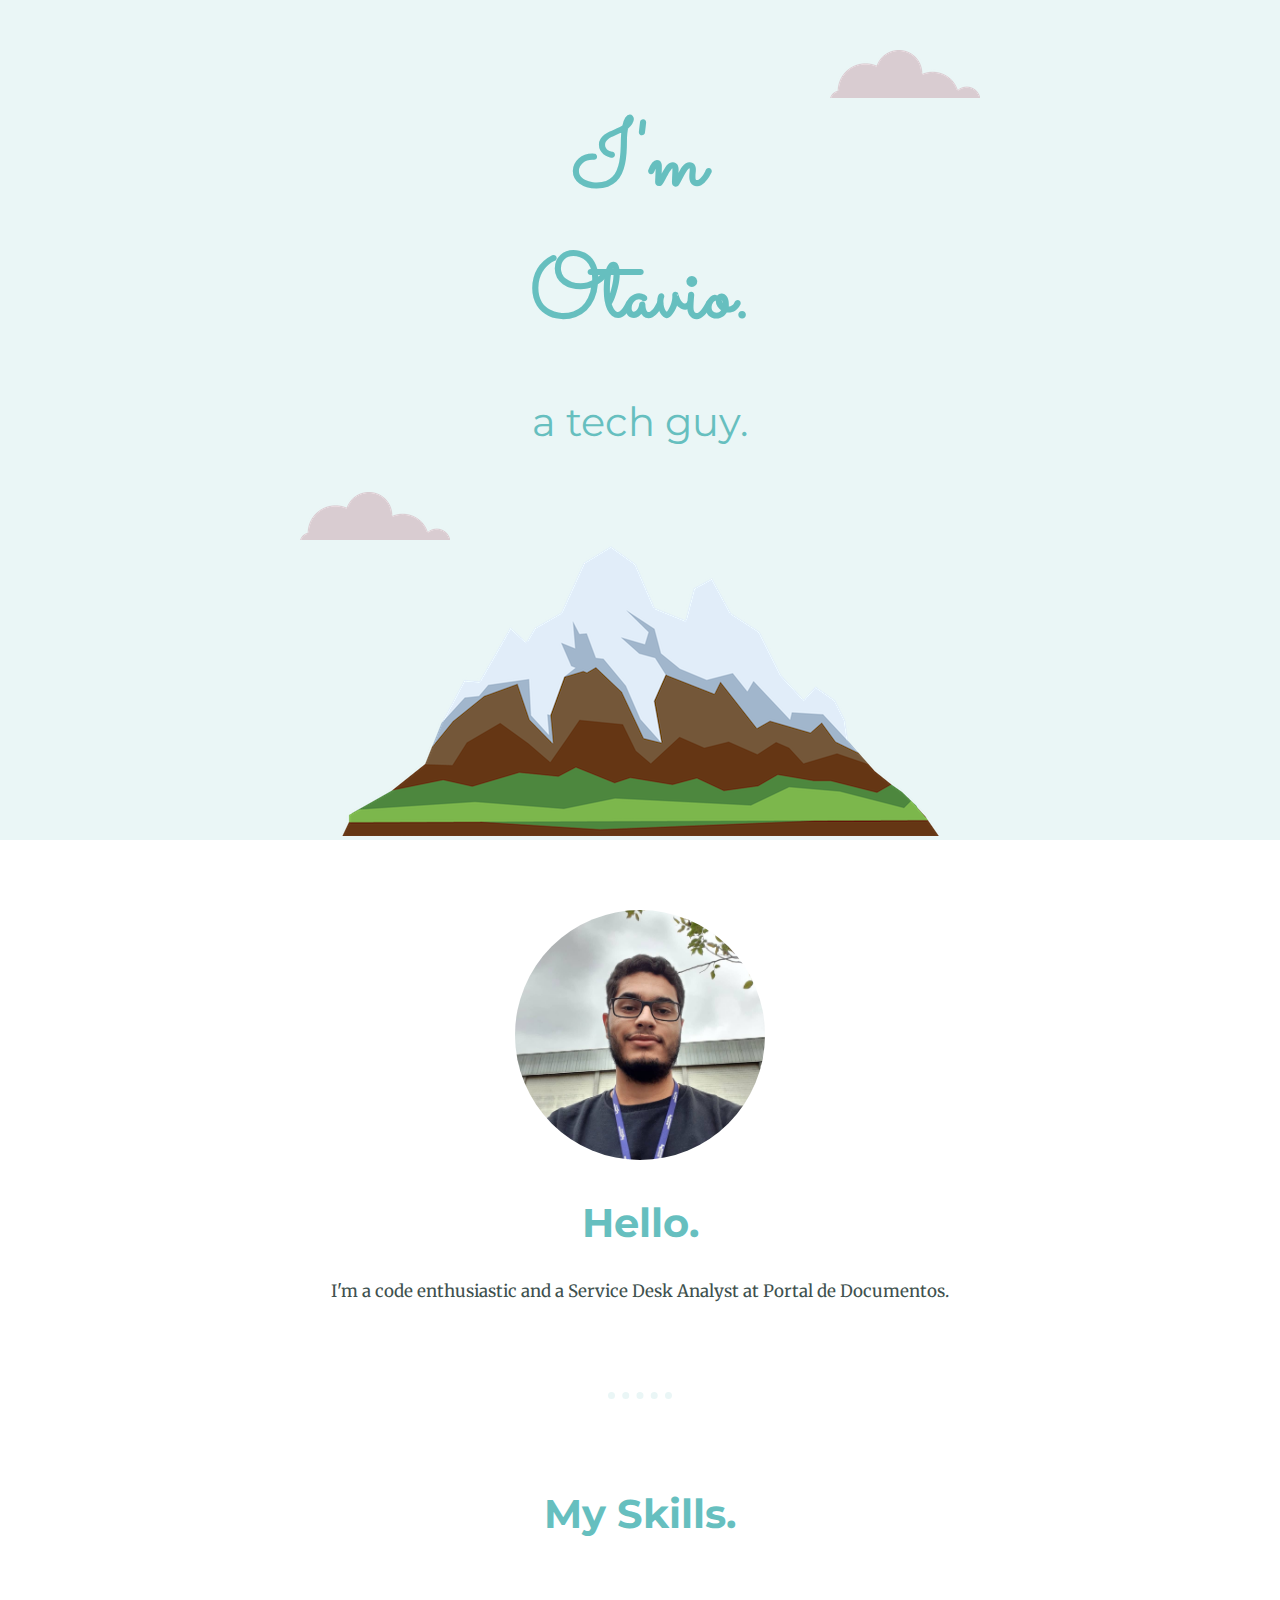
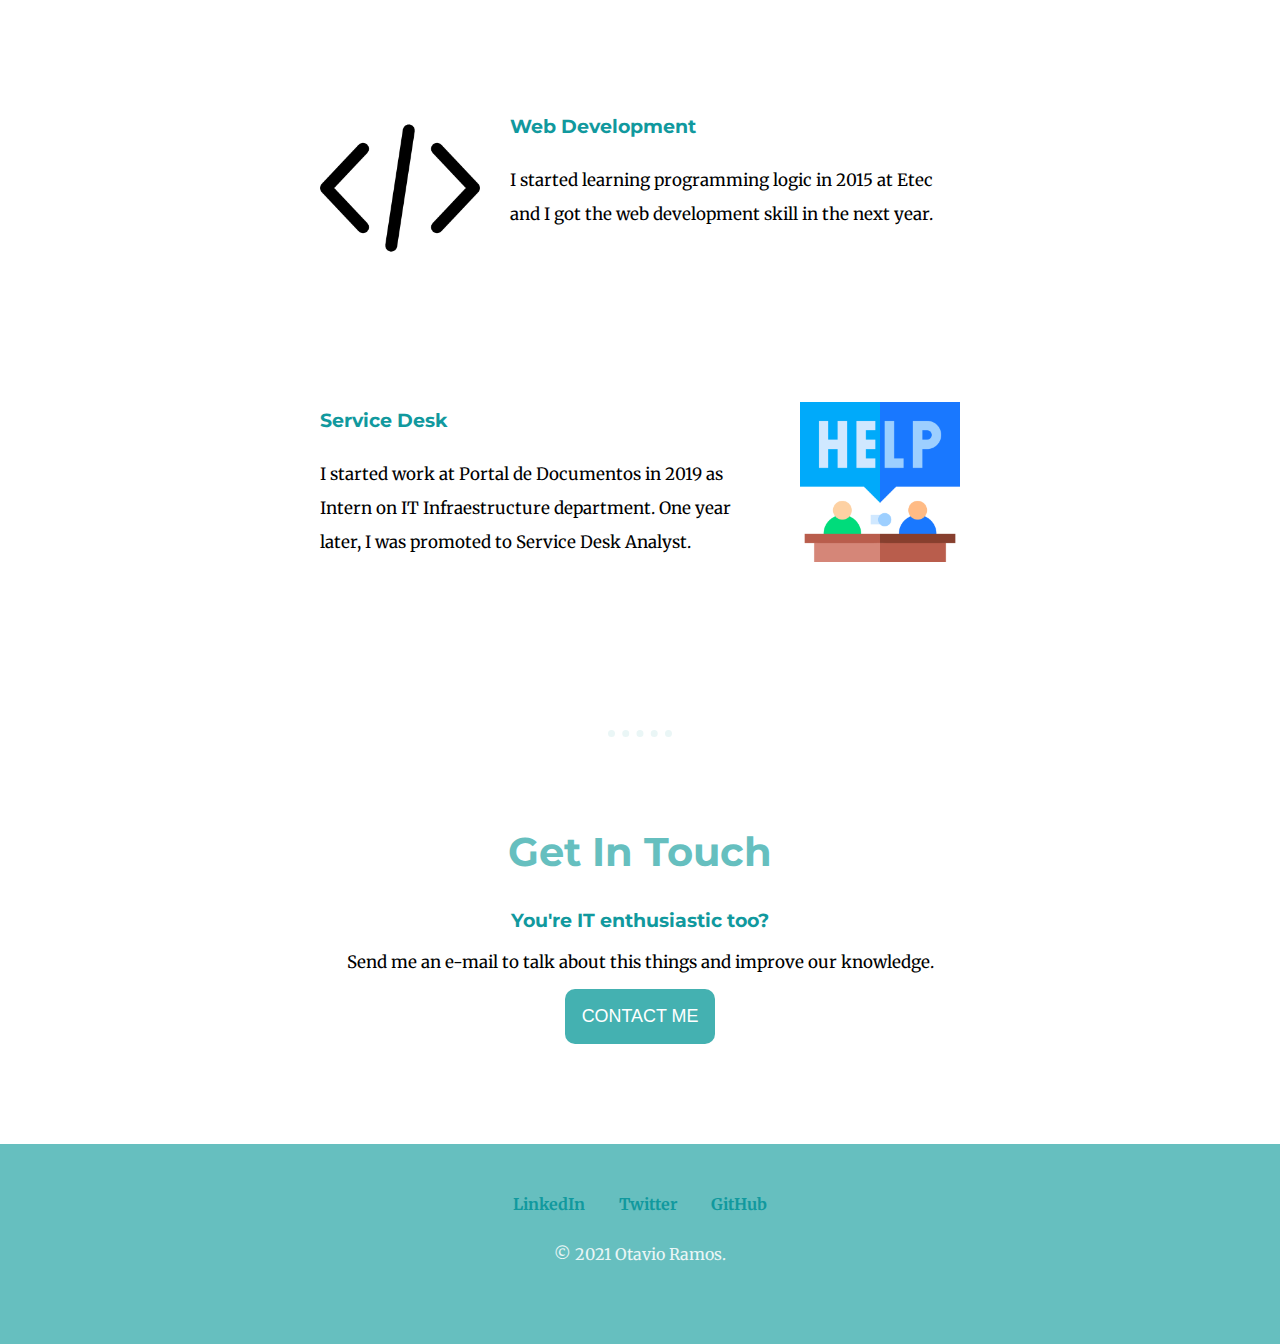
<file: CSS - My Site/index.html>
<!DOCTYPE html>
<html lang="en" dir="ltr">
  <head>
    <meta charset="utf-8">
    <title>Otavio Ramos</title>
    <link rel="stylesheet" href="css/styles.css">
    <link rel="icon" href="favicon.ico">

    <link rel="preconnect" href="https://fonts.gstatic.com">
    <link href="https://fonts.googleapis.com/css2?family=Merriweather&family=Montserrat&family=Sacramento&display=swap" rel="stylesheet">
  </head>
  <body>
  <div class="top-container">
    <img class="top-cloud" src="images/cloud.png" alt="cloud-img">
    <h1>I'm Otavio.</h1>
    <h2 class="tech-guy">a tech guy.</h2>
    <img class="bottom-cloud" src="images/cloud.png" alt="cloud-img">
    <img src="images/mountain.png" alt="mountain-img">
  </div>

  <div class="middle-container">
    <div class="profile">
      <img class="profile-picture" src="images/me.jpg" alt="profile-picture">
      <h2>Hello.</h2>
      <p class="personal-description">I'm a code enthusiastic and a Service Desk Analyst at Portal de Documentos.</p>
    </div>
    <hr>
    <div class="skills">
      <h2>My Skills.</h2>
      <div class="skill-row">
        <img class="web-dev-image" src="images/coding.png" alt="web-dev-skill">
        <h3>Web Development</h3>
        <p class="web-dev-descp">I started learning programming logic in 2015 at Etec and I got the web development skill in the next year.</p>
      </div>
      <div class="skill-row">
        <img class="service-desk-image" src="images/information-desk.png" alt="service-desk-skill">
        <h3>Service Desk</h3>
        <p class="service-desk-descp">I started work at Portal de Documentos in 2019 as Intern on IT Infraestructure department. One year later, I was promoted to Service Desk Analyst.</p>
      </div>
    </div>
    <hr>
    <div class="contact-me">
      <h2>Get In Touch</h2>
      <h3>You're IT enthusiastic too?</h3>
      <p class="contact-text">Send me an e-mail to talk about this things and improve our knowledge.</p>
      <a class="contact-btn" href="mailto:otavio.omak@gmail.com">CONTACT ME</a>
    </div>
  </div>
  
  
  <div class="bottom-container">
    <a class="footer-link" href="https://www.linkedin.com/in/otavio-santana-ramos-a71a34192/">LinkedIn</a>
    <a class="footer-link" href="https://twitter.com/otavio_sramos">Twitter</a>
    <a class="footer-link" href="https://github.com/otavioramos">GitHub</a>
    <p class="by-text">© 2021 Otavio Ramos.</p>
  </div>

  </body>
</html>
</file>
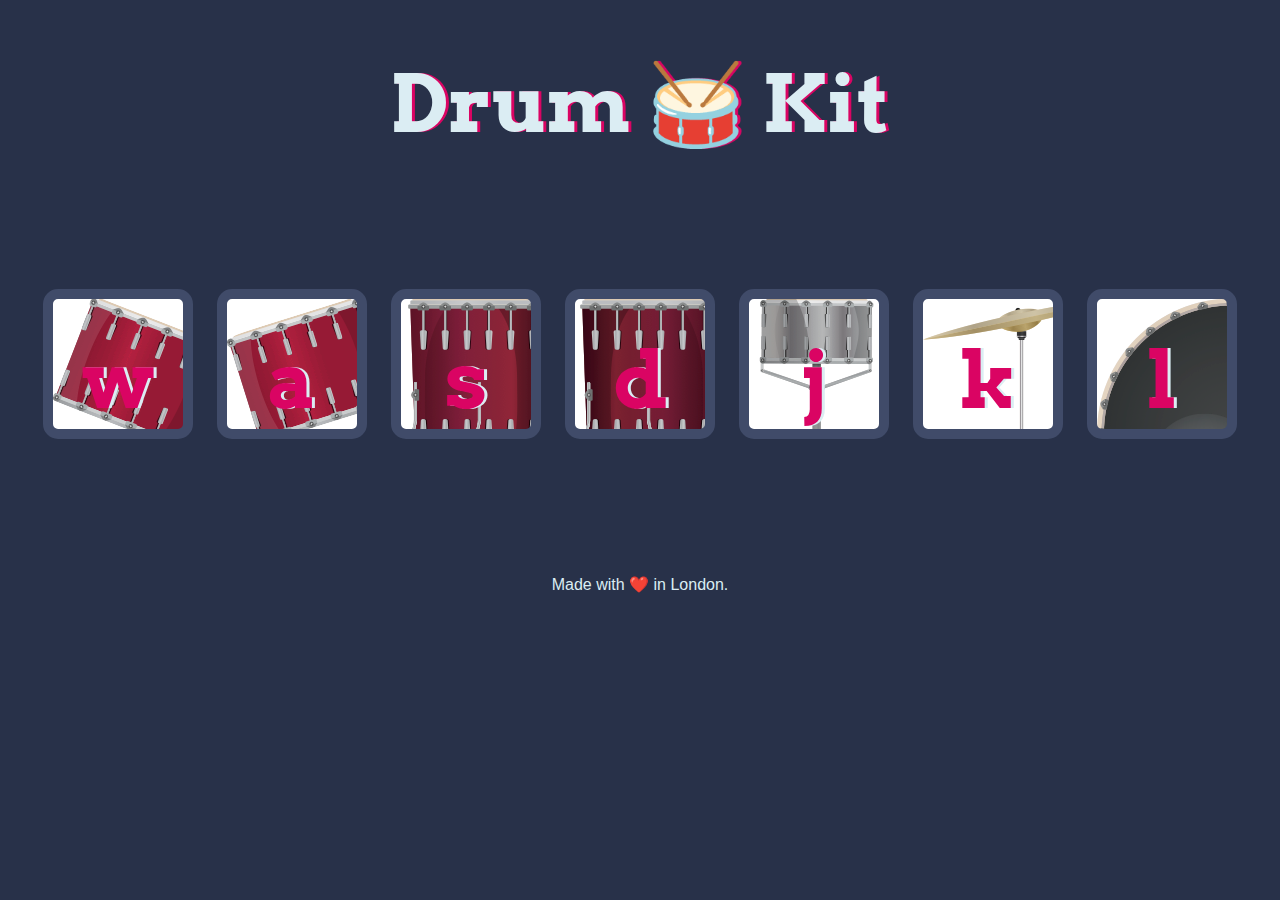
<file: Drum Kit/index.html>
<!DOCTYPE html>
<html lang="en" dir="ltr">

<head>
  <meta charset="utf-8">
  <title>Drum Kit</title>
  <link rel="stylesheet" href="styles.css">
  <link href="https://fonts.googleapis.com/css?family=Arvo" rel="stylesheet">

</head>

<body>
  
  <h1 id="title">Drum 🥁 Kit</h1>
  <div class="set">
    <button class="w drum">w</button>
    <button class="a drum">a</button>
    <button class="s drum">s</button>
    <button class="d drum">d</button>
    <button class="j drum">j</button>
    <button class="k drum">k</button>
    <button class="l drum">l</button>
  </div>
  
  <script type="text/javascript" src="index.js" charset="utf-8"></script>
  
  <footer>
    Made with ❤️ in London.
  </footer>
</body>

</html>
</file>
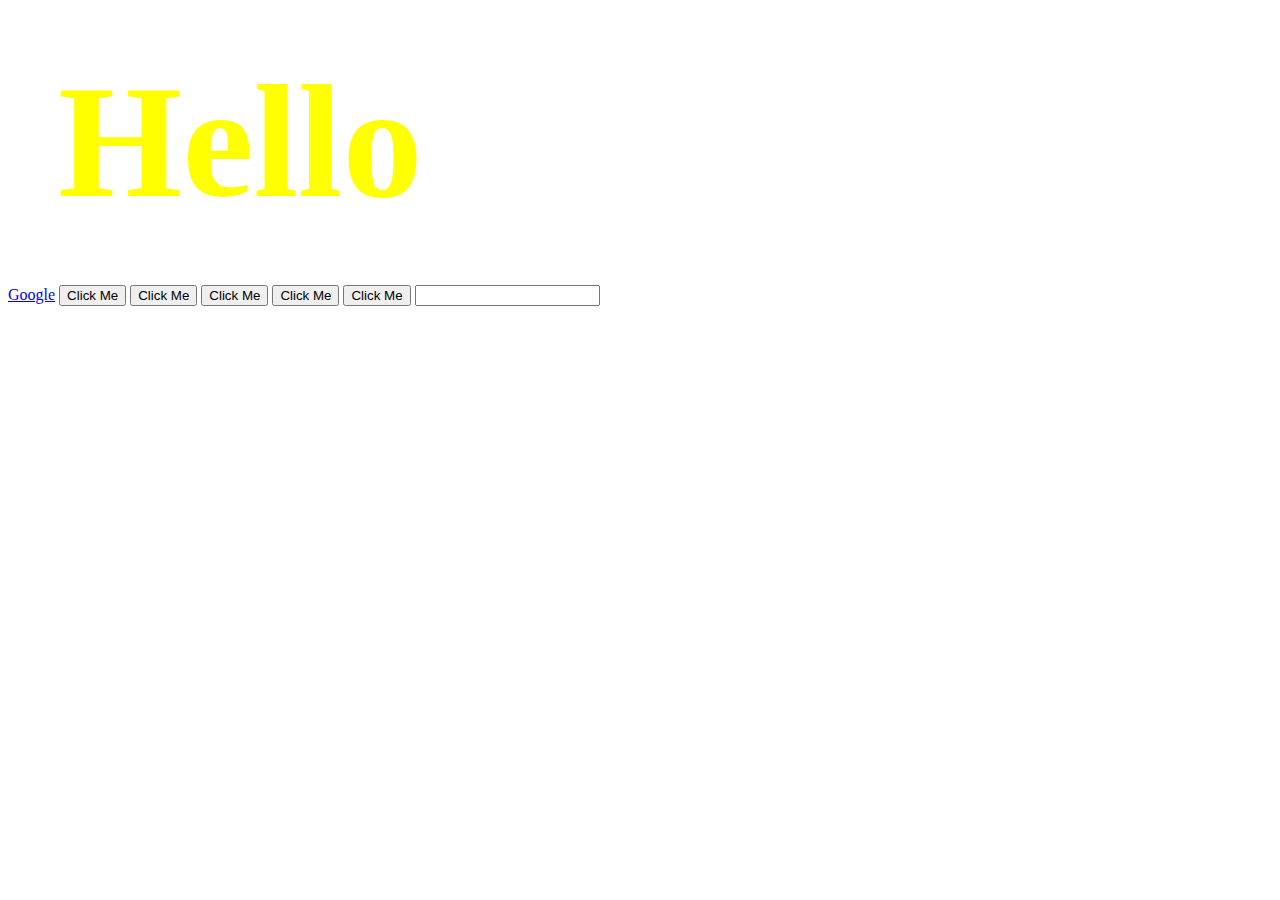
<file: jQuery/index.html>
<!DOCTYPE html>
<html lang="en">
<head>
    <meta charset="UTF-8">
    <meta http-equiv="X-UA-Compatible" content="IE=edge">
    <meta name="viewport" content="width=device-width, initial-scale=1.0">
    <title>jQuery</title>

    <link rel="stylesheet" href="styles.css">

</head>
<body>
    
    <h1 class="big-title margin-50">Hello</h1>
    <a href="https://www.google.com.br">Google</a>
    <button>Click Me</button>
    <button>Click Me</button>
    <button>Click Me</button>
    <button>Click Me</button>
    <button>Click Me</button>

    <input type="text">
    
    <script src="https://ajax.googleapis.com/ajax/libs/jquery/3.6.0/jquery.min.js"></script>
    <script src="index.js" type="text/javascript" charset="utf-8"></script>
</body>
</html>
</file>
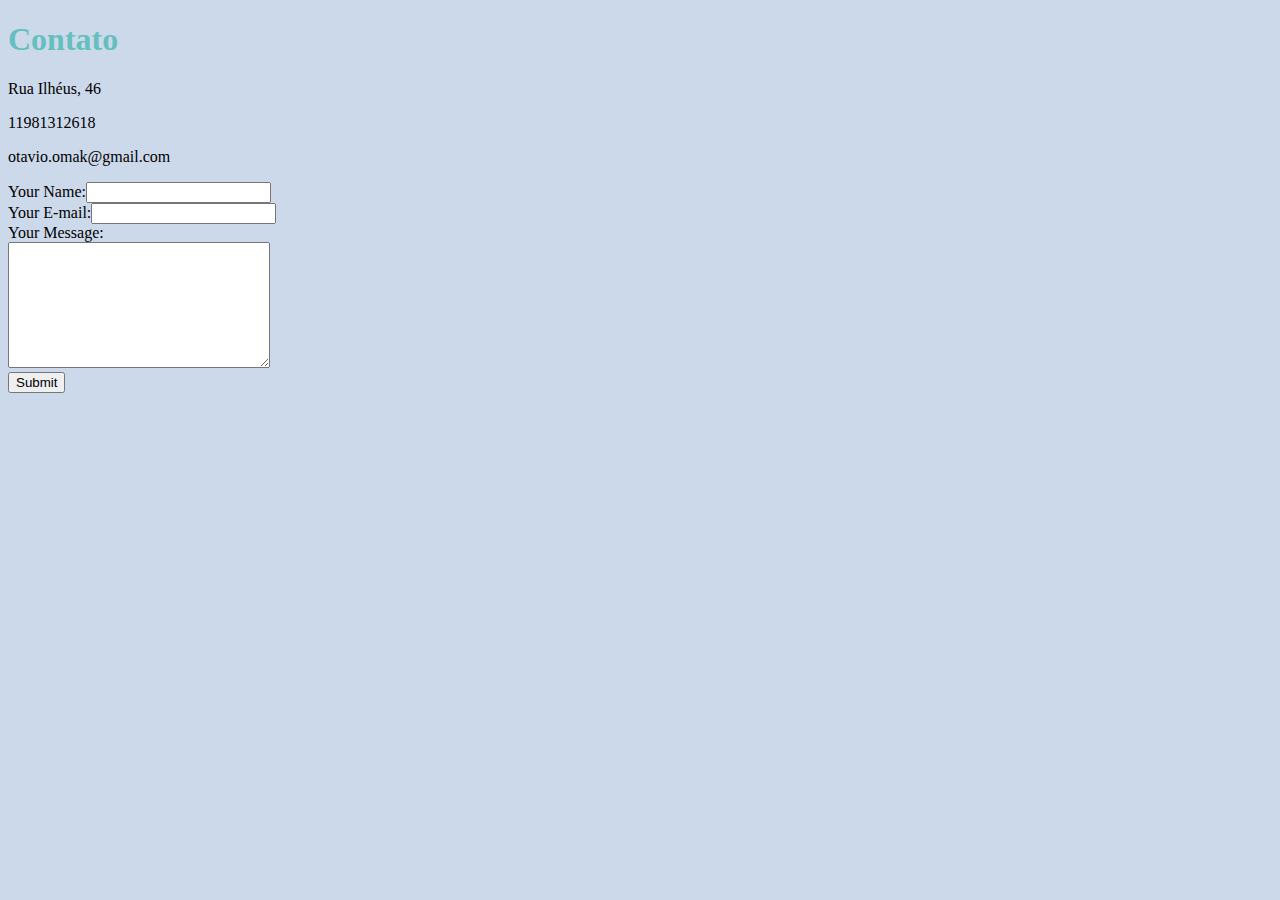
<file: HTML - Personal Site/contact.html>
<!DOCTYPE html>
<html lang="en">
<head>
    <meta charset="UTF-8">
    <meta name="viewport" content="width=device-width, initial-scale=1.0">
    <title>Contato</title>
    <link rel="stylesheet" href="css/styles.css">
</head>
<body>
    <h1>Contato</h1>
    <p>Rua Ilhéus, 46</p>
    <p>11981312618</p>
    <p>otavio.omak@gmail.com</p>
    <form>
      <label>Your Name:</label><input type="text" /><br />
      <label>Your E-mail:</label><input type="text" /><br />
      <label>Your Message:</label><br />
      <textarea rows="8" cols="30"></textarea><br />
      <input type="submit" />
    </form>
</body>
</html>
</file>
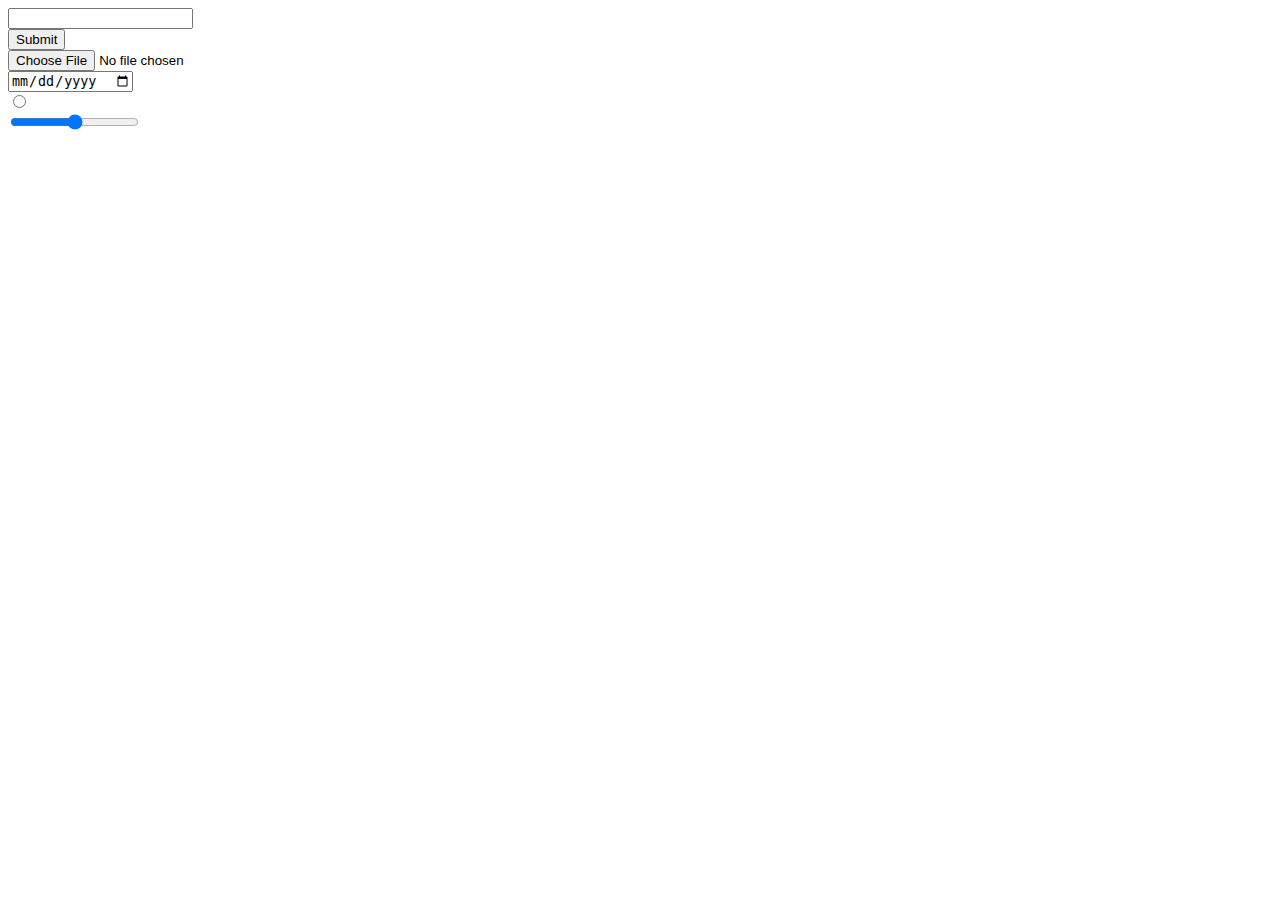
<file: HTML - Personal Site/inputs.html>
<!DOCTYPE html>
<html lang="en">
<head>
    <meta charset="UTF-8">
    <meta name="viewport" content="width=device-width, initial-scale=1.0">
    <title>Inputs</title>
</head>
<body>
    <form>
        <input type="text"><br>
        <input type="submit"><br>
        <input type="file"><br>
        <input type="date"><br>
        <input type="radio"><br>
        <input type="range"><br>
    </form>
</body>
</html>
</file>
<file: CSS - My Site/css/styles.css>
body {
  margin: 0;
  text-align: center;
  font-family: 'Merriweather', serif;
}

.top-container {
  background-color:#EAF6F6;
  position: relative;
  padding-top: 100px;
}

h1 {
  font-size: 5.625rem;
  margin: 50px auto 0 auto;
  width: 20%;
  margin: 0 auto 0 auto;
  font-family: 'Sacramento', cursive;
  color: #66BFBF;
}

h2 {
  font-family: 'Montserrat', sans-serif;
  font-size: 2.5rem;
  color:#66BFBF;
}

h3 {
  font-family: 'Montserrat', sans-serif;
  color:#11999E;
}

a {
  color:#11999E;
}

.bottom-container {
  margin-top: 100px;
  width: 100%;
  margin-bottom: 0;
  background-color: #66BFBF;
  height: 200px;
}

.bottom-cloud {
  position:absolute;
  left: 300px;
  bottom: 300px;
}

.top-cloud {
  position: absolute;
  right: 300px;
  top: 50px;
}

.profile-picture {
  margin-top: 70px;
  width: 250px;
  height: 250px;
  border-radius: 100%;
}

.tech-guy {
  font-weight: normal;
}

.skill-row {
  width: 50%;
  margin: 170px auto 170px auto;
  text-align: left;
  line-height: 2;
}

.web-dev-image {
  width: 25%;
  float: left;
  margin-right: 30px;
}

.service-desk-image {
  width: 25%;
  float: right;
  margin-left: 30px;
}

.personal-description {
  color: #40514E;
  font-size: 1.06rem;
}

hr {
  border-style: dotted none none;
  width: 5%;
  border-width: 7px;
  border-color: #EAF6F6;
  margin: 90px auto 90px auto;
}

.service-desk-descp{
  font-size: 1.06rem;
}

.web-dev-descp {
  font-size: 1.06rem;
}

.contact-text {
  font-size: 1.06rem;
}

.contact-btn {
  -webkit-border-radius: 20px;
  -moz-border-radius: 20px;
  border-radius: 10px;
  color: #FFFFFF;
  font-family: Arial;
  font-size: 1.12rem;
  font-weight: 100;
  padding: 1.06rem;
  background-color: #44b1b1;
  text-decoration: none;
  display: inline-block;
  cursor: pointer;
  text-align: center;
}

.contact-btn:hover {
  background-color: #6c9e9e;
}

.by-text {
  margin-bottom:0;
  margin-top: 80px;
  color:#EAF6F6;
}

.footer-link {
  position: relative;
  color: #11999E;
  padding: 15px;
  top: 50px;
  text-decoration: none;
  font-weight: bold;
}

.footer-link:hover {
  color:#EAF6F6;
}
</file>
<file: Drum Kit/styles.css>
body {
  text-align: center;
  background-color: #283149;
}

h1 {
  font-size: 5rem;
  color: #DBEDF3;
  font-family: "Arvo", cursive;
  text-shadow: 3px 0 #DA0463;

}

footer {
  color: #DBEDF3;
  font-family: sans-serif;
}

.w {
  background-image: url("images/tom1.png");
}

.a {
  background-image: url("images/tom2.png");
}

.s {
  background-image: url("images/tom3.png");
}

.d {
  background-image: url("images/tom4.png");
}

.j {
  background-image: url("images/snare.png");
}

.k {
  background-image: url("images/crash.png");
}

.l {
  background-image: url("images/kick.png");
}

.set {
  margin: 10% auto;
}

.game-over {
  background-color: red;
  opacity: 0.8;
}

.pressed {
  box-shadow: 0 3px 4px 0 #DBEDF3;
  opacity: 0.5;
}

.red {
  color: red;
}

.drum {
  outline: none;
  border: 10px solid #404B69;
  font-size: 5rem;
  font-family: 'Arvo', cursive;
  line-height: 2;
  font-weight: 900;
  color: #DA0463;
  text-shadow: 3px 0 #DBEDF3;
  border-radius: 15px;
  display: inline-block;
  width: 150px;
  height: 150px;
  text-align: center;
  margin: 10px;
  background-color: white;
}
</file>
<file: jQuery/styles.css>
.big-title {
    font-size: 10rem;
    color: yellow;
    font-family: cursive;
}

.margin-50 {
    margin: 50px;
}
</file>
<file: HTML - Personal Site/css/styles.css>
body {
  background-color: #ccd9ea;
}
hr {
  border-style: none;
  border-top-style: dotted;
  width: 4%;
  border-width: 8px;
  border-color: gray;
}
h1,h3 {
  color: #66BFBF;
}
</file>
